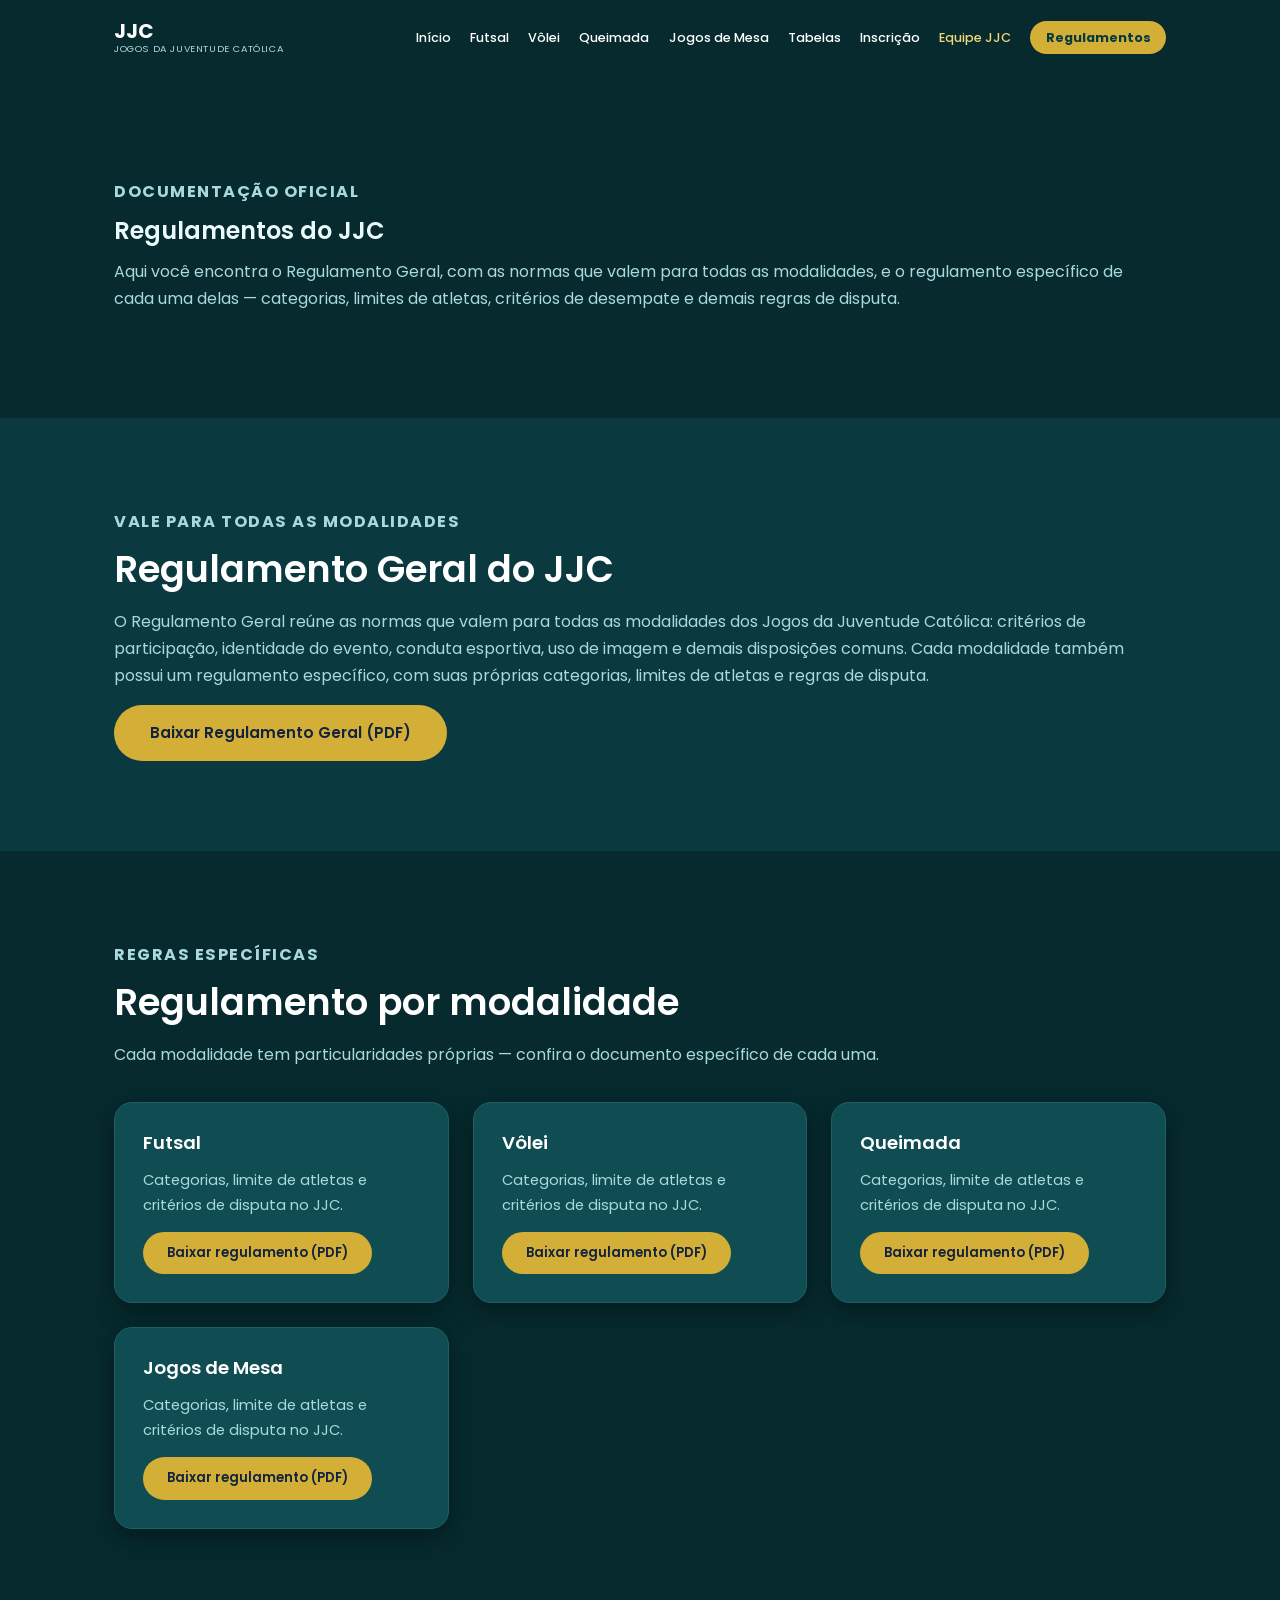
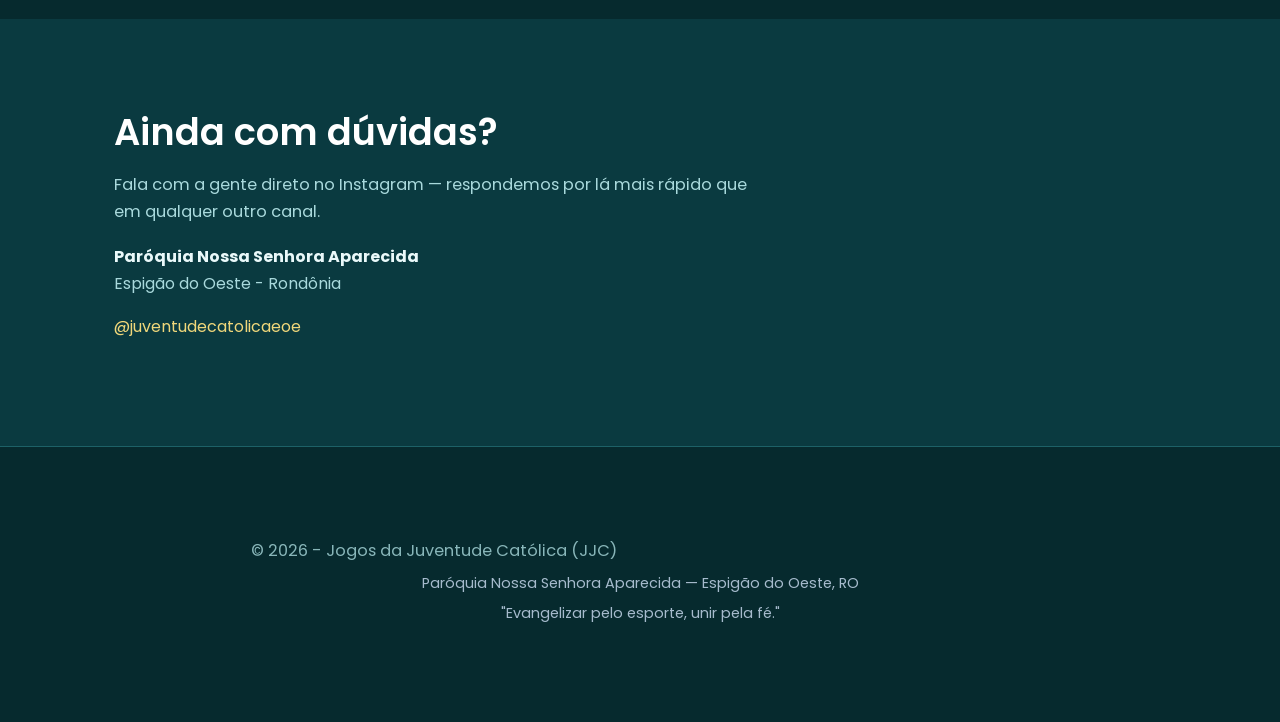
<file: regulamentos.html>
<!DOCTYPE html>
<html lang="pt-BR">

<head>
    <meta charset="UTF-8">
    <meta name="viewport" content="width=device-width, initial-scale=1.0">
    <title>Regulamentos · Jogos da Juventude Católica (JJC)</title>
    <link rel="icon" type="image/png" href="img/logo-png.png">
    <meta name="description"
        content="Regulamento geral e regulamentos específicos de cada modalidade dos Jogos da Juventude Católica (JJC) — Paróquia Nossa Senhora Aparecida, Espigão do Oeste, RO.">

   <link rel="stylesheet" href="css/style.css">
    <link rel="preconnect" href="https://fonts.googleapis.com">
    <link href="https://fonts.googleapis.com/css2?family=Poppins:wght@300;400;500;600;700&display=swap"
        rel="stylesheet">
</head>

<body>

    <div class="cc-root">

        <!-- NAVEGAÇÃO -->
        <nav class="jjc-nav" id="siteNav">
            <div class="cc-wrap jjc-nav-inner">
                <a href="index.html" class="jjc-logo">JJC <span>Jogos da Juventude Católica</span></a>
                <button class="jjc-nav-toggle" id="navToggle" aria-label="Abrir menu" aria-expanded="false">
                    <span></span><span></span><span></span>
                </button>
                <ul class="jjc-nav-links" id="navLinks">
                    <li><a href="index.html">Início</a></li>
                    <li><a href="html/futsal.html">Futsal</a></li>
                    <li><a href="html/volei.html">Vôlei</a></li>
                    <li><a href="html/queimada.html">Queimada</a></li>
                    <li><a href="html/mesa.html">Jogos de Mesa</a></li>
                    <li><a href="html/tabelas.html">Tabelas</a></li>
                    <li><a href="html/representantes.html">Inscrição</a></li>
                    <li><a href="html/equipe.html" class="active">Equipe JJC</a></li>
                    <li><a href="regulamentos.html" class="jjc-nav-cta">Regulamentos</a></li>
                </ul>
            </div>
        </nav>

        <main class="jjc-page-offset" data-pagina-regulamentos>

            <!-- INTRODUÇÃO -->
            <section class="cc-section">
                <div class="cc-wrap">
                    <p class="cc-eyebrow">Documentação oficial</p>
                    <h1>Regulamentos do JJC</h1>
                    <p>
                        Aqui você encontra o Regulamento Geral, com as normas que valem para todas as modalidades,
                        e o regulamento específico de cada uma delas — categorias, limites de atletas, critérios de
                        desempate e demais regras de disputa.
                    </p>
                </div>
            </section>

            <!-- REGULAMENTO GERAL -->
            <section class="cc-section">
                <div class="cc-wrap">
                    <p class="cc-eyebrow">Vale para todas as modalidades</p>
                    <h2 data-reg-geral-titulo>Regulamento Geral do JJC</h2>
                    <p data-reg-geral-texto>Carregando...</p>
                    <a href="#" data-reg-geral-pdf target="_blank" rel="noopener" class="cc-btn cc-btn-primary">
                        Baixar Regulamento Geral (PDF)
                    </a>
                </div>
            </section>

            <!-- REGULAMENTOS POR MODALIDADE -->
            <section class="cc-section">
                <div class="cc-wrap">
                    <p class="cc-eyebrow">Regras específicas</p>
                    <h2>Regulamento por modalidade</h2>
                    <p>Cada modalidade tem particularidades próprias — confira o documento específico de cada uma.</p>

                    <div class="jjc-reg-grid" data-reg-modalidades></div>
                </div>
            </section>

            <section class="cc-section">
                <div class="cc-wrap">

                    <h2>Ainda com dúvidas?</h2>
                    <p>Fala com a gente direto no Instagram — respondemos por lá mais rápido que em qualquer outro
                        canal.</p>

                    <p>
                        <strong>Paróquia Nossa Senhora Aparecida</strong><br>
                        Espigão do Oeste - Rondônia
                    </p>

                    <p>
                        <a href="https://instagram.com/juventudecatolicaeoe" target="_blank" rel="noopener">@juventudecatolicaeoe</a><br>
                        
                    </p>

                </div>
            </section>
        </main>

        <!-- RODAPÉ -->
        <footer class="cc-section">
            <div class="cc-wrap">
                <p>© 2026 - Jogos da Juventude Católica (JJC)</p>
                <p>Paróquia Nossa Senhora Aparecida — Espigão do Oeste, RO</p>
                <p>"Evangelizar pelo esporte, unir pela fé."</p>
            </div>
        </footer>

    </div>

    <script src="js/data.js"></script>
    <script src="js/script.js"></script>
</body>

</html>
</file>
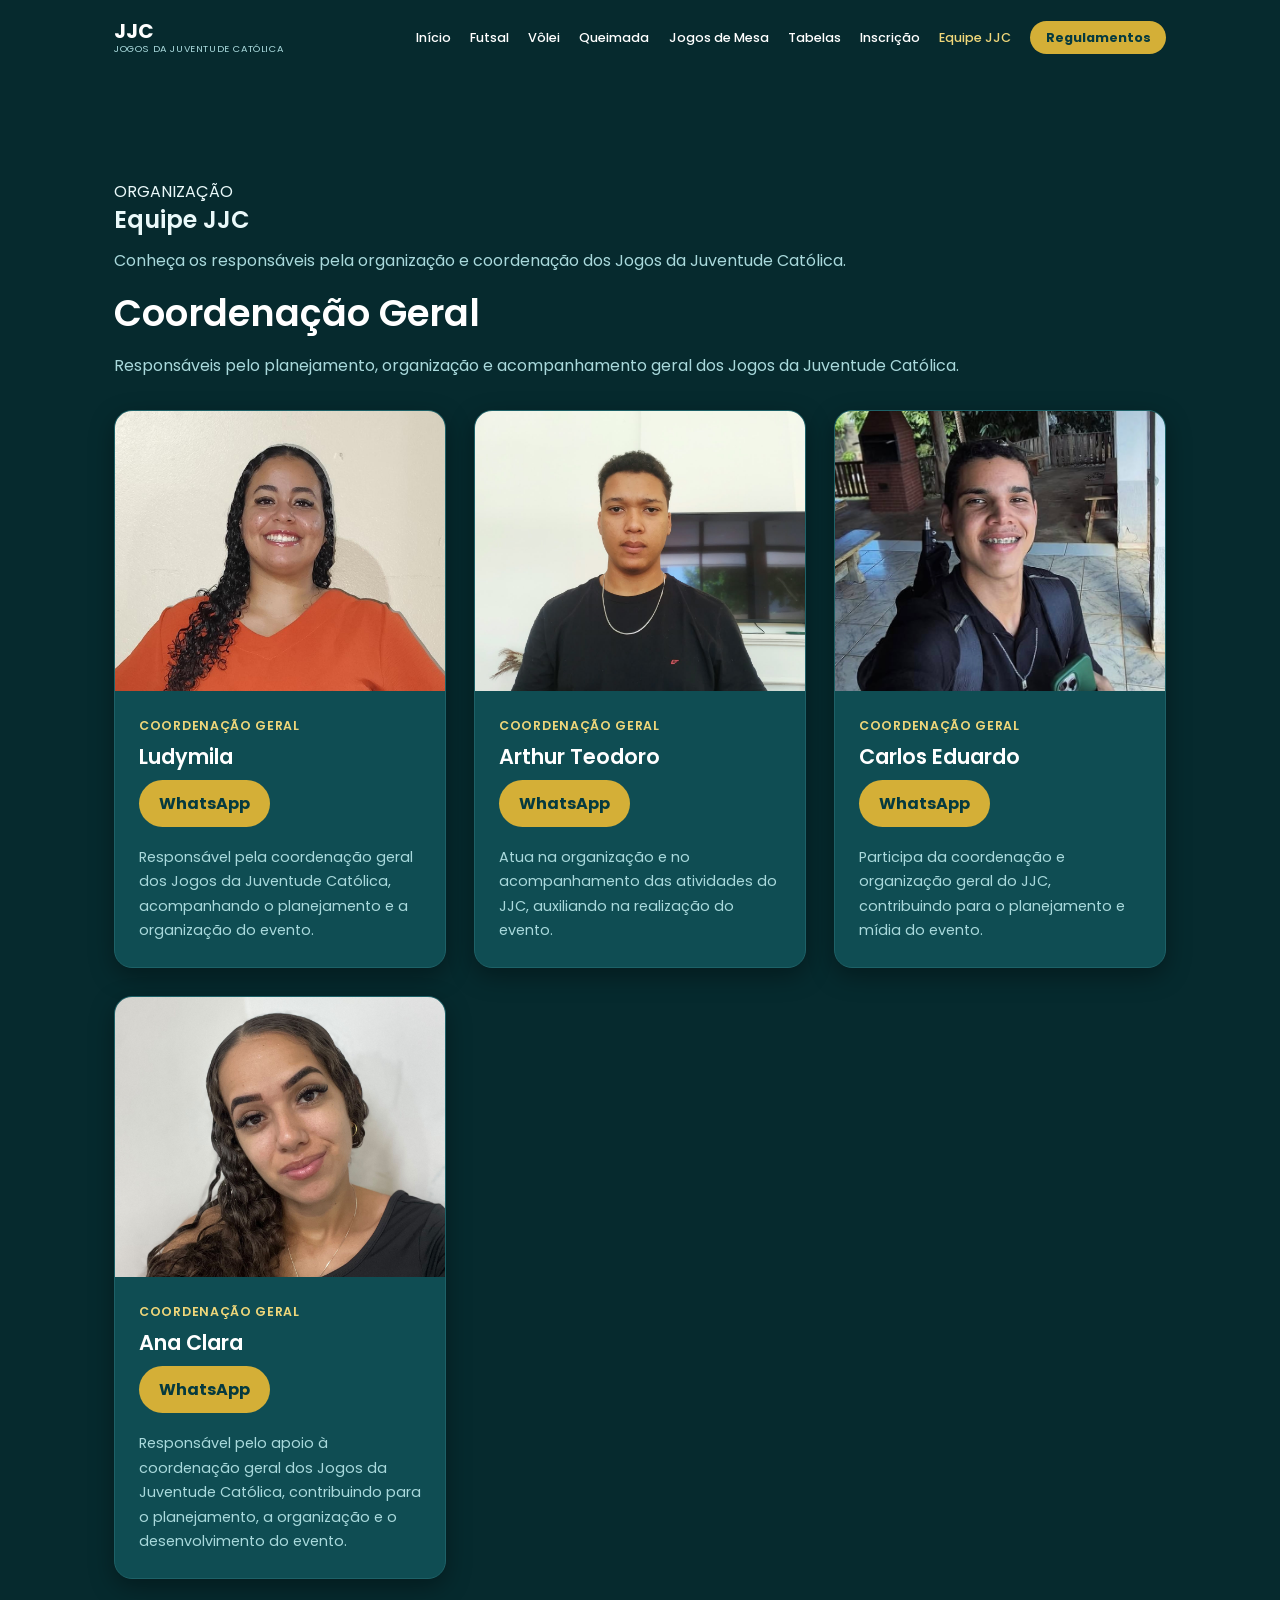
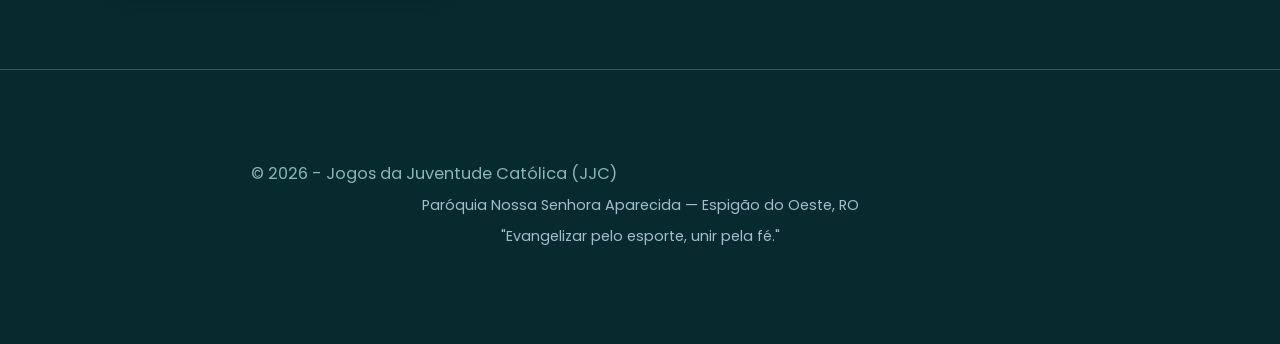
<file: html/equipe.html>
<!DOCTYPE html>
<html lang="pt-BR">

<head>
    <meta charset="UTF-8">
    <meta name="viewport" content="width=device-width, initial-scale=1.0">

    <title>Equipe JJC</title>

    <link rel="preconnect" href="https://fonts.googleapis.com">
    <link rel="preconnect" href="https://fonts.gstatic.com" crossorigin>

    <link
        href="https://fonts.googleapis.com/css2?family=Poppins:wght@300;400;500;600;700&display=swap"
        rel="stylesheet">

    <link rel="stylesheet" href="../css/style.css">
</head>

<body>

    <nav class="jjc-nav" id="siteNav">
        <div class="cc-wrap jjc-nav-inner">

            <a href="../index.html" class="jjc-logo">
                JJC
                <span>Jogos da Juventude Católica</span>
            </a>

            <button class="jjc-nav-toggle" id="navToggle"
                aria-label="Abrir menu"
                aria-expanded="false">
                <span></span>
                <span></span>
                <span></span>
            </button>

            <ul class="jjc-nav-links" id="navLinks">
                <li><a href="../index.html">Início</a></li>
                <li><a href="futsal.html">Futsal</a></li>
                <li><a href="volei.html">Vôlei</a></li>
                <li><a href="queimada.html">Queimada</a></li>
                <li><a href="mesa.html">Jogos de Mesa</a></li>
                <li><a href="tabelas.html">Tabelas</a></li>
                <li><a href="representantes.html">Inscrição</a></li>
                <li><a href="equipe.html" class="active">Equipe JJC</a></li>
                <li>
                    <a href="../regulamentos.html" class="jjc-nav-cta">
                        Regulamentos
                    </a>
                </li>
            </ul>

        </div>
    </nav>


    <main class="jjc-page-offset">

        <section class="cc-section">

            <div class="cc-wrap">

                <div class="jjc-section-head">
                    <span class="jjc-kicker">ORGANIZAÇÃO</span>

                    <h1>Equipe JJC</h1>

                    <p>
                        Conheça os responsáveis pela organização e
                        coordenação dos Jogos da Juventude Católica.
                    </p>
                </div>


                <div
                    class="jjc-equipe"
                    data-pagina-equipe>
                </div>

            </div>

        </section>

    </main>


    <footer class="cc-section">
        <div class="cc-wrap">
            <p>© 2026 - Jogos da Juventude Católica (JJC)</p>
            <p>Paróquia Nossa Senhora Aparecida — Espigão do Oeste, RO</p>
            <p>"Evangelizar pelo esporte, unir pela fé."</p>
        </div>
    </footer>


    <script src="../js/data.js"></script>
    <script src="../js/script.js"></script>

</body>

</html>
</file>
<file: css/style.css>
/* ============================================
   1ª Corrida Católica — style.css (tema escuro)
   ============================================ */

:root{

    --primary:#0E8C93;        /* teal principal */
    --primary-light:#3FB6BE;
    --primary-dark:#053A3F;

    --secondary:#D4AF37;      /* mantém o dourado como contraste */
    --secondary-light:#F0D77A;

    --bg:#062A2E;              /* fundo — teal bem escuro */
    --bg-alt:#0A3A40;
    --surface:#0F4D53;
    --surface-hover:#125D64;

    --text:#EAF9FA;
    --text-muted:#A9D9DC;
    --border:#1D6167;

    --radius:18px;
    --radius-sm:12px;

    --shadow:0 8px 25px rgba(0,0,0,.35);
    --shadow-hover:0 18px 45px rgba(0,0,0,.5);

    --transition:.35s ease;

    --max-width:1100px;
}

*{
    box-sizing:border-box;
}



body{
    margin:0;
    font-family:"Poppins",sans-serif;
    background:var(--bg);
    color:var(--text);
    line-height:1.7;
    overflow-x:hidden;
    font-size:16px;
}

h1,h2,h3,h4{
    margin:0 0 .5em;
    font-weight:600;
    line-height:1.25;
    color:var(--text);
}

p{
    margin:0 0 1em;
    color:var(--text-muted);
}

a{
    color:var(--secondary-light);
    text-decoration:none;
    transition:var(--transition);
}

a:hover{
    color:var(--secondary);
}

ul,ol{
    margin:0;
    padding-left:1.2em;
}

strong{
    color:var(--text);
}

.cc-wrap{
    max-width:var(--max-width);
    margin:0 auto;
    padding:0 24px;
}

/* ============================================
   HERO
   ============================================ */

.cc-hero{
    position:relative;
    min-height:100vh;
    display:flex;
    justify-content:center;
    align-items:center;
    text-align:center;
    color:white;
    padding:120px 0 80px;

   background:
        linear-gradient(160deg, rgba(6,42,46,.55), rgba(10,58,64,.85)),
        url(img/hero.jpg) center/cover;
}

.cc-hero::after{
    content:"";
    position:absolute;
    bottom:0;
    left:0;
    width:100%;
    height:140px;
    background:linear-gradient(to top,var(--bg),transparent);
}

.cc-hero .cc-wrap{
    position:relative;
    z-index:2;
}

.cc-tag{
    display:inline-block;
    padding:8px 20px;
    background:rgba(212,175,55,.14);
    border:1px solid rgba(212,175,55,.4);
    border-radius:50px;
    margin-bottom:22px;
    backdrop-filter:blur(10px);
    font-size:.85rem;
    letter-spacing:.5px;
    text-transform:uppercase;
    font-weight:500;
    color:var(--secondary-light);
}

.cc-hero h1{
    font-size:clamp(2.2rem,6vw,4.5rem);
    line-height:1.12;
    margin-bottom:22px;
    color:white;
    text-shadow:0 4px 18px rgba(0,0,0,.5);
}

.cc-versiculo{
    font-style:italic;
    font-size:clamp(1rem,2vw,1.2rem);
    max-width:520px;
    margin:0 auto 26px;
    color:var(--secondary-light);
    opacity:.95;
}

.cc-hero > .cc-wrap > p:not(.cc-versiculo){
    font-size:1.05rem;
    margin-bottom:6px;
    color:#DCE7F7;
}

.cc-hero-actions{
    display:flex;
    gap:16px;
    justify-content:center;
    flex-wrap:wrap;
    margin-top:30px;
}

.cc-btn{
    display:inline-flex;
    align-items:center;
    justify-content:center;
    padding:15px 36px;
    border-radius:50px;
    text-decoration:none;
    font-weight:600;
    font-size:.95rem;
    transition:var(--transition);
    cursor:pointer;
    border:none;
}

.cc-btn-primary{
    background:var(--secondary);
    color:#12233F;
}

.cc-btn-primary:hover{
    transform:translateY(-4px);
    box-shadow:0 12px 30px rgba(212,175,55,.35);
    background:var(--secondary-light);
}

.cc-btn-ghost{
    color:white;
    border:2px solid rgba(255,255,255,.6);
    background:rgba(255,255,255,.05);
}

.cc-btn-ghost:hover{
    background:white;
    color:var(--primary-dark);
    transform:translateY(-4px);
}

/* ============================================
   SECTIONS — GENERAL
   ============================================ */

.cc-section{
    padding:90px 0;
    animation:fadeUp .8s ease;
}

.cc-section:nth-child(odd){
    background:var(--bg);
}

.cc-section:nth-child(even){
    background:var(--bg-alt);
}

.cc-eyebrow{
    display:inline-block;
    text-transform:uppercase;
    letter-spacing:1.5px;
    font-size:.8rem;
    font-weight:700;
    color:var(--secondary);
    margin-bottom:10px;
}

.cc-section h2{
    font-size:clamp(1.7rem,3.5vw,2.3rem);
    margin-bottom:16px;
    color:white;
    position:relative;
}

.cc-section > .cc-wrap > p:first-of-type,
.cc-section > .cc-wrap > p.cc-lead{
    color:var(--text-muted);
    max-width:640px;
    font-size:1.02rem;
}

/* ============================================
   COUNTDOWN
   ============================================ */

#contador{
    display:grid;
    grid-template-columns:repeat(4,1fr);
    gap:16px;
    max-width:640px;
    margin:36px auto 0;
}

.contador-item{
    background:var(--surface);
    border:1px solid var(--border);
    border-radius:var(--radius);
    padding:24px 10px;
    text-align:center;
    box-shadow:var(--shadow);
    transition:var(--transition);
}

.contador-item:hover{
    transform:translateY(-4px);
    box-shadow:var(--shadow-hover);
    border-color:var(--secondary);
}

.contador-item h3{
    font-size:clamp(1.8rem,5vw,2.8rem);
    color:var(--secondary-light);
    margin-bottom:2px;
    font-weight:700;
}

.contador-item span{
    text-transform:uppercase;
    letter-spacing:1px;
    color:var(--text-muted);
    font-size:.75rem;
}

/* ============================================
   CARDS (modalidades, retirada de kit, percurso)
   ============================================ */

.cc-cards{
    display:grid;
    grid-template-columns:repeat(auto-fit,minmax(230px,1fr));
    gap:24px;
    margin-top:34px;
}

.cc-card{
    background:var(--surface);
    padding:36px 30px;
    border-radius:var(--radius);
    box-shadow:var(--shadow);
    border:1px solid var(--border);
    transition:var(--transition);
}

.cc-card:hover{
    transform:translateY(-8px);
    box-shadow:var(--shadow-hover);
    border-color:var(--secondary);
    background:var(--surface-hover);
}

.cc-card h3{
    color:var(--text-muted);
    font-size:1rem;
    text-transform:uppercase;
    letter-spacing:.5px;
    font-weight:600;
    margin-bottom:4px;
}

.cc-card > h2{
    color:var(--secondary-light);
    font-size:2.4rem;
    margin-bottom:12px;
}

.cc-card p{
    color:var(--text-muted);
    font-size:.95rem;
    margin-bottom:0;
}

.cc-card-time{
    display:inline-block;
    font-size:.75rem;
    font-weight:700;
    letter-spacing:.5px;
    color:var(--primary-light);
    background:rgba(30,111,217,.15);
    padding:5px 14px;
    border-radius:50px;
    margin-bottom:16px;
}

.cc-cards-kit .cc-card{
    text-align:center;
}

/* ============================================
   PROGRAMAÇÃO — timeline
   ============================================ */

.cc-schedule-list{
    list-style:none;
    padding:0;
    margin:34px 0 0;
}

.cc-schedule-list li{
    display:flex;
    align-items:center;
    gap:20px;
    background:var(--surface);
    padding:18px 24px;
    margin-bottom:12px;
    border-radius:15px;
    border-left:6px solid var(--secondary);
    box-shadow:var(--shadow);
    transition:var(--transition);
    color:var(--text);
}

.cc-schedule-list li:hover{
    transform:translateX(8px);
    box-shadow:var(--shadow-hover);
    background:var(--surface-hover);
}

.cc-time{
    font-weight:700;
    color:var(--secondary-light);
    min-width:66px;
    font-size:.95rem;
}

.cc-note{
    background:rgba(212,175,55,.1);
    border-left:4px solid var(--secondary);
    padding:16px 20px;
    border-radius:var(--radius-sm);
    font-size:.92rem;
    margin-top:26px;
    color:var(--text-muted);
}

.cc-note strong{
    color:var(--secondary-light);
}

/* ============================================
   KIT ITEMS
   ============================================ */

.cc-kit-items{
    display:flex;
    flex-wrap:wrap;
    gap:12px;
    list-style:none;
    padding:0;
    margin:24px 0;
}

.cc-kit-items li{
    background:var(--surface);
    border:1px solid var(--border);
    padding:10px 20px;
    border-radius:50px;
    box-shadow:var(--shadow);
    font-size:.9rem;
    font-weight:500;
    color:var(--text);
}

/* ============================================
   INFO GRID (largada)
   ============================================ */

.cc-info-grid{
    display:grid;
    grid-template-columns:repeat(auto-fit,minmax(220px,1fr));
    gap:26px;
    margin:34px 0;
}

.cc-info-grid > div{
    background:var(--surface);
    border:1px solid var(--border);
    padding:26px;
    border-radius:var(--radius);
    box-shadow:var(--shadow);
}

.cc-info-grid h4{
    color:var(--secondary-light);
    margin-bottom:8px;
    font-size:1rem;
}

.cc-info-grid p{
    color:var(--text-muted);
    font-size:.92rem;
    margin-bottom:0;
}

/* ============================================
   PLACEHOLDERS (mapas, altimetria etc.)
   ============================================ */

.cc-placeholder{
    height:260px;
    border:3px dashed var(--border);
    border-radius:var(--radius);
    display:flex;
    align-items:center;
    justify-content:center;
    color:var(--text-muted);
    background:rgba(255,255,255,.02);
    margin-top:20px;
    font-size:.9rem;
    text-align:center;
    padding:20px;
}

.cc-placeholder-map{
    height:180px;
    margin-top:0;
    margin-bottom:18px;
}

/* ============================================
   PATROCINADORES
   ============================================ */

.cc-patrocinadores{
    display:grid;
    grid-template-columns:repeat(auto-fit,minmax(160px,1fr));
    gap:30px;
    margin-top:30px;
}

.cc-logo{
    background:var(--surface);
    border:1px solid var(--border);
    border-radius:var(--radius-sm);
    box-shadow:var(--shadow);
    padding:20px;
    display:flex;
    align-items:center;
    justify-content:center;
    transition:var(--transition);
    cursor:pointer;
}

.cc-logo:hover{
    transform:scale(1.05);
    box-shadow:var(--shadow-hover);
    border-color:var(--secondary);
}

/* ============================================
   FAQ
   ============================================ */

details{
    border-radius:15px;
    background:var(--surface);
    border:1px solid var(--border);
    box-shadow:var(--shadow);
    margin-bottom:16px;
    padding:20px 24px;
    transition:var(--transition);
}

details[open]{
    box-shadow:var(--shadow-hover);
    border-color:var(--secondary);
}

details:hover{
    box-shadow:var(--shadow-hover);
}

summary{
    font-size:1.02rem;
    font-weight:600;
    color:var(--text);
    cursor:pointer;
    list-style:none;
    display:flex;
    justify-content:space-between;
    align-items:center;
}

summary::-webkit-details-marker{
    display:none;
}

summary::after{
    content:"+";
    font-size:1.4rem;
    color:var(--secondary);
    transition:var(--transition);
    margin-left:12px;
}

details[open] summary::after{
    transform:rotate(45deg);
}

details p{
    margin-top:14px;
    color:var(--text-muted);
    font-size:.95rem;
}

/* ============================================
   FOOTER
   ============================================ */

footer{
    background:var(--primary-dark);
    color:white;
    text-align:center;
    padding:70px 20px;
    border-top:1px solid var(--border);
}
footer p{
    opacity:.8;
    margin-bottom:6px;
    font-size:.9rem;
    color:#CFE0F5;
}

/* ============================================
   ANIMATIONS
   ============================================ */

@keyframes fadeUp{
    from{
        opacity:0;
        transform:translateY(40px);
    }
    to{
        opacity:1;
        transform:translateY(0);
    }
}

/* ============================================
   RESPONSIVE — TABLET
   ============================================ */

@media (max-width:900px){

    .cc-wrap{
        padding:0 20px;
    }

    .cc-section{
        padding:70px 0;
    }

    #contador{
        max-width:460px;
    }

}

/* ============================================
   RESPONSIVE — MOBILE
   ============================================ */

@media (max-width:600px){

    .cc-hero{
    min-height:80vh;
    padding:110px 0 50px;
}

.cc-hero.jjc-hero-modalidade{
    min-height:64vh;
    padding:100px 0 40px;
}

.cc-tag{
    font-size:.72rem;
    padding:6px 16px;
    margin-bottom:16px;
}

.cc-hero h1{
    font-size:1.9rem;
    margin-bottom:14px;
}

.cc-versiculo{
    font-size:.88rem;
    margin-bottom:18px;
}

.cc-hero > .cc-wrap > p:not(.cc-versiculo){
    font-size:.92rem;
}

}

/* ============================================
   RESPONSIVE — SMALL PHONES
   ============================================ */

@media (max-width:380px){

    .cc-hero h1{
        font-size:1.8rem;
    }

    #contador{
        gap:8px;
    }

    .contador-item h3{
        font-size:1.35rem;
    }

}

/* ==================================================================
   PORTAL JJC — COMPONENTES ADICIONAIS
   ==================================================================
   A partir daqui: navegação, home do portal, páginas de modalidade,
   equipes, galeria e demais componentes novos do portal JJC.
   Reutilizam sempre as variáveis de cor/tipografia definidas no
   topo deste arquivo para manter 100% de identidade visual.
   ================================================================== */

/* ---------------- NAVEGAÇÃO ---------------- */

.jjc-nav{
    position:fixed;
    top:0;
    left:0;
    width:100%;
    z-index:1000;
    padding:20px 0;
    background:transparent;
    transition:var(--transition);
}

.jjc-nav.scrolled{
    padding:12px 0;
    background:rgba(6,42,46,.92);
    backdrop-filter:blur(10px);
    box-shadow:var(--shadow);
    border-bottom:1px solid var(--border);
}

.jjc-nav-inner{
    display:flex;
    align-items:center;
    justify-content:space-between;
}

.jjc-logo{
    display:flex;
    flex-direction:column;
    line-height:1.15;
    font-weight:700;
    font-size:1.25rem;
    color:white;
}

.jjc-logo span{
    font-size:.6rem;
    font-weight:400;
    text-transform:uppercase;
    letter-spacing:.6px;
    color:var(--text-muted);
}

.jjc-logo:hover{
    color:var(--secondary-light);
}

.jjc-nav-links{
    display:flex;
    align-items:center;
    gap:30px;
    list-style:none;
    margin:0;
    padding:0;
}

.jjc-nav-links a{
    color:white;
    font-weight:500;
    font-size:.92rem;
}

.jjc-nav-links a.active,
.jjc-nav-links a:hover{
    color:var(--secondary-light);
}

/* Botão de destaque "Inscreva-se" dentro do menu */
.jjc-nav-links a.jjc-nav-cta{
    background:var(--secondary);
    color:var(--primary-dark);
    padding:9px 20px;
    border-radius:50px;
    font-weight:700;
}

.jjc-nav-links a.jjc-nav-cta:hover{
    background:var(--secondary-light);
    color:var(--primary-dark);
}

.jjc-nav-toggle{
    display:none;
    flex-direction:column;
    justify-content:center;
    gap:5px;
    width:34px;
    height:34px;
    background:none;
    border:none;
    cursor:pointer;
    padding:6px;
    position:relative;
    z-index:1002;
}

.jjc-nav-toggle span{
    display:block;
    width:100%;
    height:2px;
    background:white;
    border-radius:2px;
    transition:var(--transition);
}

.jjc-nav-toggle.open span:nth-child(1){ transform:translateY(7px) rotate(45deg); }
.jjc-nav-toggle.open span:nth-child(2){ opacity:0; }
.jjc-nav-toggle.open span:nth-child(3){ transform:translateY(-7px) rotate(-45deg); }

/* Compensa a altura do menu fixo no topo de cada página */
.jjc-page-offset{
    padding-top:88px;
}

/* ---------------- HERO PADRÃO (páginas internas) ---------------- */

.cc-hero.jjc-hero-modalidade{
    min-height:100vh;
}

.cc-hero-img{
    position:absolute;
    inset:0;
    background-size:cover;
    background-position:center;
    z-index:0;
}

.cc-hero-img::after{
    content:"";
    position:absolute;
    inset:0;
    background:linear-gradient(160deg, rgba(6,42,46,.6), rgba(10,58,64,.9));
}

/* ---------------- CARDS DE MODALIDADES (HOME) ---------------- */

.jjc-modalidades-grid{
    display:grid;
    grid-template-columns:repeat(auto-fit,minmax(250px,1fr));
    gap:28px;
    margin-top:36px;
}

.jjc-modalidade-card{
    display:flex;
    flex-direction:column;
    background:var(--surface);
    border:1px solid var(--border);
    border-radius:var(--radius);
    overflow:hidden;
    box-shadow:var(--shadow);
    transition:var(--transition);
}

.jjc-modalidade-card:hover{
    transform:translateY(-8px);
    box-shadow:var(--shadow-hover);
    border-color:var(--secondary);
}

.jjc-modalidade-img{
    height:190px;
    background-size:cover;
    background-position:center;
    background-color:var(--bg-alt);
}

.jjc-modalidade-body{
    display:flex;
    flex-direction:column;
    gap:12px;
    flex:1;
    padding:26px;
}

.jjc-modalidade-body h3{
    color:white;
    font-size:1.3rem;
    margin:0;
}

.jjc-modalidade-body p{
    flex:1;
    margin:0;
    color:var(--text-muted);
    font-size:.94rem;
}

.jjc-modalidade-body .cc-btn{
    align-self:flex-start;
    padding:11px 26px;
    font-size:.85rem;
}

/* ---------------- INFO GERAIS (grid de ícones) ---------------- */

.jjc-info-cards{
    display:grid;
    grid-template-columns:repeat(auto-fit,minmax(200px,1fr));
    gap:22px;
    margin-top:34px;
}

.jjc-info-card{
    background:var(--surface);
    border:1px solid var(--border);
    border-radius:var(--radius);
    padding:24px;
    box-shadow:var(--shadow);
    transition:var(--transition);
}

.jjc-info-card:hover{
    border-color:var(--secondary);
    transform:translateY(-4px);
}

.jjc-info-card .cc-eyebrow{
    margin-bottom:8px;
}

.jjc-info-card p{
    margin:0;
    color:var(--text);
    font-weight:500;
}

/* ---------------- CATEGORIAS ---------------- */

.jjc-categorias-lista{
    list-style:none;
    padding:0;
    margin:34px 0 0;
    display:flex;
    flex-wrap:wrap;
    gap:14px;
}

.jjc-categorias-lista li{
    background:var(--surface);
    border:1px solid var(--border);
    padding:14px 24px;
    border-radius:50px;
    box-shadow:var(--shadow);
    font-weight:600;
    color:var(--text);
    transition:var(--transition);
}

.jjc-categorias-lista li:hover{
    border-color:var(--secondary);
    background:var(--surface-hover);
    transform:translateY(-3px);
}

/* ---------------- EQUIPES PARTICIPANTES ---------------- */

.jjc-teams-grid{
    display:grid;
    grid-template-columns:repeat(auto-fit,minmax(240px,1fr));
    gap:24px;
    margin-top:34px;
    align-items:start;          /* não estica os cards vizinhos quando um é expandido */
}

.jjc-team-card{
    background:var(--surface);
    border:1px solid var(--border);
    border-radius:var(--radius);
    padding:28px;
    box-shadow:var(--shadow);
    transition:var(--transition);
    display:flex;
    flex-direction:column;
    gap:14px;
}

.jjc-team-card:hover{
    transform:translateY(-6px);
    box-shadow:var(--shadow-hover);
    border-color:var(--secondary);
}

.jjc-team-card h3{
    margin:0;
    color:white;
    font-size:1.15rem;
}

.jjc-team-comunidade{
    margin:0;
    color:var(--secondary-light);
    font-size:.85rem;
    font-weight:600;
    text-transform:uppercase;
    letter-spacing:.4px;
}

.jjc-team-meta{
    list-style:none;
    margin:0;
    padding:0;
    display:flex;
    flex-direction:column;
    gap:4px;
    font-size:.9rem;
    color:var(--text-muted);
}

.jjc-team-meta strong{
    color:var(--text);
}

.jjc-team-card .cc-btn{
    align-self:flex-start;
    padding:10px 24px;
    font-size:.82rem;
    margin-top:4px;
}

/* ---------------- PÁGINA DA EQUIPE ---------------- */

.jjc-equipe-header{
    display:grid;
    grid-template-columns:200px 1fr;
    gap:40px;
    align-items:center;
    margin-top:20px;
}

.jjc-equipe-escudo{
    width:180px;
    height:180px;
    border-radius:50%;
    object-fit:cover;
    border:4px solid var(--secondary);
    box-shadow:var(--shadow);
    background:var(--surface);
}

.jjc-equipe-foto-wrap{
    margin-top:34px;
    border-radius:var(--radius);
    overflow:hidden;
    box-shadow:var(--shadow);
    border:1px solid var(--border);
}

.jjc-equipe-foto-wrap img{
    display:block;
    width:100%;
    height:auto;
    max-height:420px;
    object-fit:cover;
}

.jjc-equipe-meta{
    display:grid;
    grid-template-columns:repeat(auto-fit,minmax(180px,1fr));
    gap:20px;
    margin:30px 0;
}

.jjc-equipe-meta div{
    background:var(--surface);
    border:1px solid var(--border);
    border-radius:var(--radius-sm);
    padding:18px 20px;
}

.jjc-equipe-meta h4{
    margin:0 0 4px;
    color:var(--secondary-light);
    font-size:.8rem;
    text-transform:uppercase;
    letter-spacing:.5px;
}

.jjc-equipe-meta p{
    margin:0;
    color:var(--text);
    font-weight:500;
}

.jjc-roster-table{
    width:100%;
    border-collapse:collapse;
    margin-top:20px;
    background:var(--surface);
    border-radius:var(--radius);
    overflow:hidden;
    box-shadow:var(--shadow);
}

.jjc-roster-table thead{
    background:var(--primary-dark);
}

.jjc-roster-table th{
    text-align:left;
    padding:14px 20px;
    font-size:.78rem;
    text-transform:uppercase;
    letter-spacing:.5px;
    color:var(--secondary-light);
}

.jjc-roster-table td{
    padding:14px 20px;
    border-top:1px solid var(--border);
    color:var(--text-muted);
    font-size:.92rem;
}

.jjc-roster-table tr:hover td{
    background:var(--surface-hover);
    color:var(--text);
}

.jjc-back-link{
    display:inline-flex;
    align-items:center;
    gap:6px;
    margin-bottom:24px;
    font-weight:600;
    font-size:.9rem;
}

/* ---------------- GALERIA ---------------- */

.jjc-galeria-grid{
    display:grid;
    grid-template-columns:repeat(auto-fit,minmax(180px,1fr));
    gap:16px;
    margin-top:34px;
}

.jjc-galeria-grid .cc-placeholder{
    height:160px;
    margin:0;
}

/* ---------------- PREMIAÇÃO EXTRA ---------------- */

.jjc-premiacao-grid{
    display:grid;
    grid-template-columns:repeat(auto-fit,minmax(220px,1fr));
    gap:24px;
    margin-top:30px;
}

.jjc-premiacao-grid > div{
    background:var(--surface);
    border:1px solid var(--border);
    border-radius:var(--radius);
    padding:26px;
    box-shadow:var(--shadow);
}

.jjc-premiacao-grid h3{
    color:var(--secondary-light);
    font-size:1rem;
    margin-bottom:10px;
}

/* ---------------- RESPONSIVO — PORTAL JJC ---------------- */

@media (max-width:900px){

    .jjc-nav-toggle{
        display:flex;
    }

    .jjc-nav-links{
    position:fixed;
    top:0;
    right:0;
    height:100vh;
    width:min(78vw,320px);
    background:var(--primary-dark);
    flex-direction:column;
    justify-content:center;
    align-items:flex-start;
    gap:28px;
    padding:40px;
    transform:translateX(100%);
    transition:var(--transition);
    box-shadow:var(--shadow-hover);
    z-index:1001;
}

    .jjc-nav-links.open{
        transform:translateX(0);
    }

    .jjc-nav-links a{
        font-size:1.1rem;
    }

    .jjc-equipe-header{
        grid-template-columns:1fr;
        text-align:center;
        gap:20px;
    }

    .jjc-equipe-escudo{
        margin:0 auto;
    }

}

@media (max-width:600px){

    .jjc-page-offset{
        padding-top:76px;
    }

    .jjc-roster-table{
        display:block;
        overflow-x:auto;
        white-space:nowrap;
    }

}


/* ==================================================================
   FORMULÁRIO DE INSCRIÇÃO (inscricao.html)
   ================================================================== */

.jjc-form{
    display:flex;
    flex-direction:column;
    gap:28px;
    margin-top:34px;
}

.jjc-form fieldset{
    border:1px solid var(--border);
    border-radius:var(--radius);
    padding:26px;
    background:var(--surface);
}

.jjc-form legend{
    padding:0 10px;
    font-weight:700;
    color:var(--secondary-light);
    font-size:.95rem;
    text-transform:uppercase;
    letter-spacing:.4px;
}

.jjc-form-grid{
    display:grid;
    grid-template-columns:repeat(auto-fit,minmax(220px,1fr));
    gap:18px;
}

.jjc-form-field{
    display:flex;
    flex-direction:column;
    gap:6px;
}

.jjc-form-field label{
    font-size:.85rem;
    font-weight:600;
    color:var(--text);
}

.jjc-form-field .jjc-hint{
    font-size:.78rem;
    color:var(--text-muted);
    font-weight:400;
}

.jjc-form input,
.jjc-form select,
.jjc-form textarea{
    background:var(--bg-alt);
    border:1px solid var(--border);
    border-radius:var(--radius-sm);
    padding:12px 14px;
    color:var(--text);
    font-family:inherit;
    font-size:.95rem;
    transition:var(--transition);
}

.jjc-form input:focus,
.jjc-form select:focus,
.jjc-form textarea:focus{
    outline:none;
    border-color:var(--secondary);
}

.jjc-form input::placeholder,
.jjc-form textarea::placeholder{
    color:var(--text-muted);
}

.jjc-checkbox-field{
    display:flex;
    align-items:flex-start;
    gap:10px;
}

.jjc-checkbox-field input{
    margin-top:4px;
    width:auto;
}

.jjc-checkbox-field label{
    font-size:.9rem;
    color:var(--text-muted);
    font-weight:400;
}

/* Lista de atletas adicionados dinamicamente */
.jjc-atleta-card{
    border:1px solid var(--border);
    border-radius:var(--radius-sm);
    padding:20px;
    background:var(--bg-alt);
    position:relative;
    margin-bottom:16px;
}

.jjc-atleta-card h4{
    margin:0 0 14px;
    color:var(--secondary-light);
    font-size:.9rem;
}

.jjc-atleta-remover{
    position:absolute;
    top:16px;
    right:16px;
    background:none;
    border:none;
    color:var(--text-muted);
    cursor:pointer;
    font-size:.85rem;
    font-weight:600;
}

.jjc-atleta-remover:hover{
    color:#e57373;
}

.jjc-btn-adicionar{
    align-self:flex-start;
    background:transparent;
    border:1px dashed var(--secondary);
    color:var(--secondary-light);
    border-radius:50px;
    padding:10px 22px;
    font-weight:600;
    font-size:.85rem;
    cursor:pointer;
    transition:var(--transition);
}

.jjc-btn-adicionar:hover{
    background:var(--surface-hover);
}

.jjc-form-submit{
    border:none;
    cursor:pointer;
    font-family:inherit;
}

.jjc-form-msg{
    padding:16px 20px;
    border-radius:var(--radius-sm);
    font-size:.9rem;
    font-weight:500;
    display:none;
}

.jjc-form-msg.show{
    display:block;
}

.jjc-form-msg.success{
    background:rgba(76,175,80,.12);
    border:1px solid rgba(76,175,80,.4);
    color:#8fdc93;
}

.jjc-form-msg.error{
    background:rgba(229,115,115,.12);
    border:1px solid rgba(229,115,115,.4);
    color:#f19a9a;
}

.jjc-form-msg.loading{
    background:rgba(255,255,255,.06);
    border:1px solid var(--border);
    color:var(--text-muted);
}

.jjc-atleta-limite{
    font-size:.82rem;
    color:var(--text-muted);
}


/* ==================================================================
   PÁGINA DE REGULAMENTOS
   ================================================================== */

.jjc-reg-grid{
    display:grid;
    grid-template-columns:repeat(auto-fit,minmax(260px,1fr));
    gap:24px;
    margin-top:34px;
}

.jjc-reg-card{
    background:var(--surface);
    border:1px solid var(--border);
    border-radius:var(--radius);
    padding:28px;
    box-shadow:var(--shadow);
    transition:var(--transition);
    display:flex;
    flex-direction:column;
    gap:14px;
    scroll-margin-top:100px;
}

.jjc-reg-card:hover{
    transform:translateY(-6px);
    box-shadow:var(--shadow-hover);
    border-color:var(--secondary);
}

.jjc-reg-card h3{
    margin:0;
    color:white;
    font-size:1.15rem;
}

.jjc-reg-card p{
    margin:0;
    color:var(--text-muted);
    font-size:.92rem;
    flex:1;
}

.jjc-reg-card .cc-btn{
    align-self:flex-start;
    padding:10px 24px;
    font-size:.82rem;
}

/* ---- CTA "Regulamentos" na home ---- */
.jjc-cta-regulamento{
    background:linear-gradient(135deg, var(--primary-dark), var(--surface));
    border:1px solid var(--border);
    border-radius:var(--radius);
    padding:42px;
    text-align:center;
}

.jjc-cta-regulamento h2{
    margin-top:0;
}

.jjc-cta-regulamento .cc-btn{
    margin-top:10px;
}

/* ==========================================================
   REPRESENTANTES
   ========================================================== */

.jjc-setor-representantes {
    margin-top: 20px;
    padding: 40px 0;
}

.jjc-setor-representantes + .jjc-setor-representantes {
    border-top: 1px solid var(--border);
}

.jjc-setor-header {
    margin-bottom: 28px;
}

.jjc-setor-header h2 {
    margin-top: 8px;
}

.jjc-representantes-grid {
    display: grid;
    grid-template-columns: repeat(3, 1fr);
    gap: 24px;
}

.jjc-representante-card {
    background: var(--surface);
    border: 1px solid var(--border);
    border-radius: var(--radius);
    padding: 24px;
    box-shadow: var(--shadow);

    text-align: center;

    transition:
        transform var(--transition),
        box-shadow var(--transition),
        background var(--transition),
        border-color var(--transition);
}

.jjc-representante-card:hover {
    transform: translateY(-6px);
    background: var(--surface-hover);
    border-color: var(--secondary);
    box-shadow: var(--shadow-hover);
}

.jjc-representante-foto {
    display: block;

    width: 120px;
    height: 120px;

    margin: 0 auto 18px;

    border-radius: 50%;

    object-fit: cover;

    border: 3px solid var(--secondary);

    background: var(--bg-alt);
}

.jjc-representante-info h3 {
    margin: 0 0 18px;

    color: var(--text);

    font-size: 1.15rem;
}

.jjc-whatsapp {
    display: inline-flex;

    align-items: center;
    justify-content: center;

    padding: 10px 20px;

    border-radius: 999px;

    background: var(--secondary);
    color: var(--primary-dark);

    font-weight: 700;

    text-decoration: none;

    transition:
        transform var(--transition),
        background var(--transition);
}

.jjc-whatsapp:hover {
    background: var(--secondary-light);
    color: var(--primary-dark);

    transform: translateY(-2px);
}


/* ==========================================================
   RESPONSIVO
   ========================================================== */

@media (max-width: 900px) {

    .jjc-representantes-grid {
        grid-template-columns: repeat(2, 1fr);
    }

}


@media (max-width: 600px) {

    .jjc-representantes-grid {
        grid-template-columns: 1fr;
    }

    .jjc-setor-representantes {
        padding: 30px 0;
    }

}

/* =========================
   EQUIPE JJC
========================= */

.jjc-equipe-grid {
    display: grid;
    grid-template-columns: repeat(3, 1fr);
    gap: 28px;
    margin-top: 30px;
}

.jjc-equipe-card {
    background: var(--surface);
    border: 1px solid var(--border);
    border-radius: 18px;
    overflow: hidden;
    box-shadow: var(--shadow);
    transition: var(--transition);
}

.jjc-equipe-card:hover {
    transform: translateY(-5px);
    box-shadow: var(--shadow-hover);
}

.jjc-equipe-foto {
    width: 100%;
    height: 280px;
    overflow: hidden;
}

.jjc-equipe-foto img {
    width: 100%;
    height: 100%;
    object-fit: cover;
    display: block;
}

.jjc-equipe-content {
    padding: 24px;
}

.jjc-equipe-area {
    display: block;
    margin-bottom: 8px;
    color: var(--secondary-light);
    font-size: 0.78rem;
    font-weight: 600;
    text-transform: uppercase;
    letter-spacing: 0.7px;
}

.jjc-equipe-content h3 {
    margin: 0 0 10px;
    color: white;
    font-size: 1.3rem;
}

.jjc-equipe-content p {
    margin: 18px 0 0;
    color: var(--text-muted);
    font-size: 0.9rem;
    line-height: 1.7;
}

.jjc-equipe-whatsapp {
    color: var(--secondary-light);
    font-weight: 600;
    text-decoration: none;
    font-size: 0.9rem;
}

.jjc-equipe-whatsapp:hover {
    color: white;
}


/* Tablet */

@media (max-width: 900px) {

    .jjc-equipe-grid {
        grid-template-columns: repeat(2, 1fr);
    }

}


/* Celular */

@media (max-width: 600px) {

    .jjc-equipe-grid {
        grid-template-columns: 1fr;
    }

    .jjc-equipe-foto {
        height: 300px;
    }

}

/* ============================================
   ABA "EQUIPES" — modalidades + times.html
   ============================================ */

[data-tab-painel][hidden]{
    display:none;
}

/* ---------------- ABAS (Informações | Equipes) ---------------- */

.jjc-tabs{
    background:transparent;     /* herda o fundo da seção: sem faixa de cor diferente */
    border:0;
    scroll-margin-top:70px;
}

.jjc-tabs-inner{
    display:flex;
    gap:12px;
    padding-top:26px;
    padding-bottom:0;
}

.jjc-tab{
    font-family:inherit;
    font-size:.9rem;
    font-weight:600;
    color:var(--text);
    background:rgba(255,255,255,.05);
    border:2px solid rgba(255,255,255,.25);
    border-radius:50px;
    padding:10px 28px;
    cursor:pointer;
    transition:var(--transition);
}

.jjc-tab:hover{
    border-color:var(--secondary);
    transform:translateY(-2px);
}

.jjc-tab.active{
    background:var(--secondary);
    border-color:var(--secondary);
    color:var(--primary-dark);
}

/* ---------------- CARDS DE FAIXA ETÁRIA ---------------- */

.jjc-faixas-grid{
    display:grid;
    grid-template-columns:repeat(auto-fit,minmax(240px,1fr));
    gap:24px;
    margin-top:34px;
}

.jjc-faixa-card{
    display:flex;
    flex-direction:column;
    gap:6px;
    background:var(--surface);
    border:1px solid var(--border);
    border-radius:var(--radius);
    padding:28px;
    box-shadow:var(--shadow);
    color:var(--text);
    text-decoration:none;
    transition:var(--transition);
}

.jjc-faixa-card:hover{
    transform:translateY(-6px);
    box-shadow:var(--shadow-hover);
    border-color:var(--secondary);
    background:var(--surface-hover);
}

.jjc-faixa-card h3{
    margin:0;
    color:white;
    font-size:1.5rem;
}

.jjc-faixa-card p{
    margin:0;
}

.jjc-faixa-idade{
    color:var(--text-muted);
    font-size:.92rem;
}

.jjc-faixa-resumo{
    color:var(--secondary-light);
    font-size:.9rem;
    font-weight:600;
    margin-top:10px !important;
}

.jjc-faixa-link{
    margin-top:14px;
    font-size:.85rem;
    font-weight:700;
    color:var(--secondary);
}

/* ---------------- PÁGINA times.html ---------------- */

.cc-hero.jjc-hero-times{
    min-height:46vh;
    padding:120px 0 40px;
}

.jjc-faixa-chips{
    background:var(--bg-alt);
    border-bottom:1px solid var(--border);
}

.jjc-faixa-chips[hidden]{
    display:none;
}

.jjc-faixa-chips-inner{
    display:flex;
    flex-wrap:wrap;
    gap:12px;
    padding-top:18px;
    padding-bottom:18px;
}

.jjc-faixa-chip{
    color:var(--text);
    text-decoration:none;
    font-weight:600;
    font-size:.9rem;
    background:rgba(255,255,255,.05);
    border:2px solid rgba(255,255,255,.25);
    border-radius:50px;
    padding:10px 26px;
    transition:var(--transition);
}

.jjc-faixa-chip:hover{
    border-color:var(--secondary);
    transform:translateY(-2px);
}

.jjc-faixa-chip.active{
    background:var(--secondary);
    border-color:var(--secondary);
    color:var(--primary-dark);
}

.jjc-grupo-meta{
    display:flex;
    flex-wrap:wrap;
    align-items:center;
    gap:12px;
    margin:0;
    color:var(--text-muted);
    font-size:.95rem;
}

.jjc-grupo-pill{
    background:var(--surface);
    border:1px solid var(--border);
    color:var(--secondary-light);
    font-weight:700;
    font-size:.8rem;
    padding:5px 14px;
    border-radius:50px;
}

/* Lista de atletas dentro do card da equipe
   (sobrescreve o estilo global de <details> usado no FAQ) */

.jjc-team-card .jjc-atletas{
    background:transparent;
    border:0;
    border-top:1px solid var(--border);
    border-radius:0;
    box-shadow:none;
    margin:2px 0 0;
    padding:14px 0 0;
}

.jjc-team-card .jjc-atletas:hover,
.jjc-team-card .jjc-atletas[open]{
    box-shadow:none;
    border-color:var(--border);
}

.jjc-atletas summary{
    font-size:.92rem;
    font-weight:600;
    color:var(--text);
    justify-content:space-between;
    outline:none;               /* sem o contorno branco ao clicar com o mouse/toque */
    -webkit-tap-highlight-color:transparent;
}

.jjc-atletas summary:focus-visible{   /* continua acessível para quem usa teclado */
    outline:2px solid var(--secondary);
    outline-offset:6px;
    border-radius:6px;
}

.jjc-atletas summary::after{
    content:"+";
    font-size:1.3rem;
    line-height:1;
    color:var(--secondary);
}

.jjc-atletas[open] summary::after{
    transform:rotate(45deg);
}

.jjc-atletas-vazio{
    margin:2px 0 0;
    padding-top:14px;
    border-top:1px solid var(--border);
    font-size:.9rem;
    font-style:italic;
    color:var(--text-muted);
}

.jjc-atletas-lista{
    margin:12px 0 0;
    padding-left:22px;
    display:flex;
    flex-direction:column;
    gap:4px;
    font-size:.9rem;
    color:var(--text-muted);
}

@media (max-width:600px){

    .jjc-tabs-inner{
        gap:8px;
    }

    .jjc-tab{
        flex:1;
        padding:10px 12px;
    }

    .cc-hero.jjc-hero-times{
        padding:110px 0 30px;
    }

}


/* ---------------- MENU: cabe o item "Tabelas" em telas largas ---------------- */
@media (min-width:901px){
    .jjc-nav-links{
        gap:clamp(10px,1.5vw,22px);
    }
    .jjc-nav-links a{
        white-space:nowrap;
        font-size:clamp(.74rem,1vw,.9rem);
    }
    .jjc-nav-links a.jjc-nav-cta{
        padding:8px clamp(10px,1.2vw,18px);
    }
}
</file>
